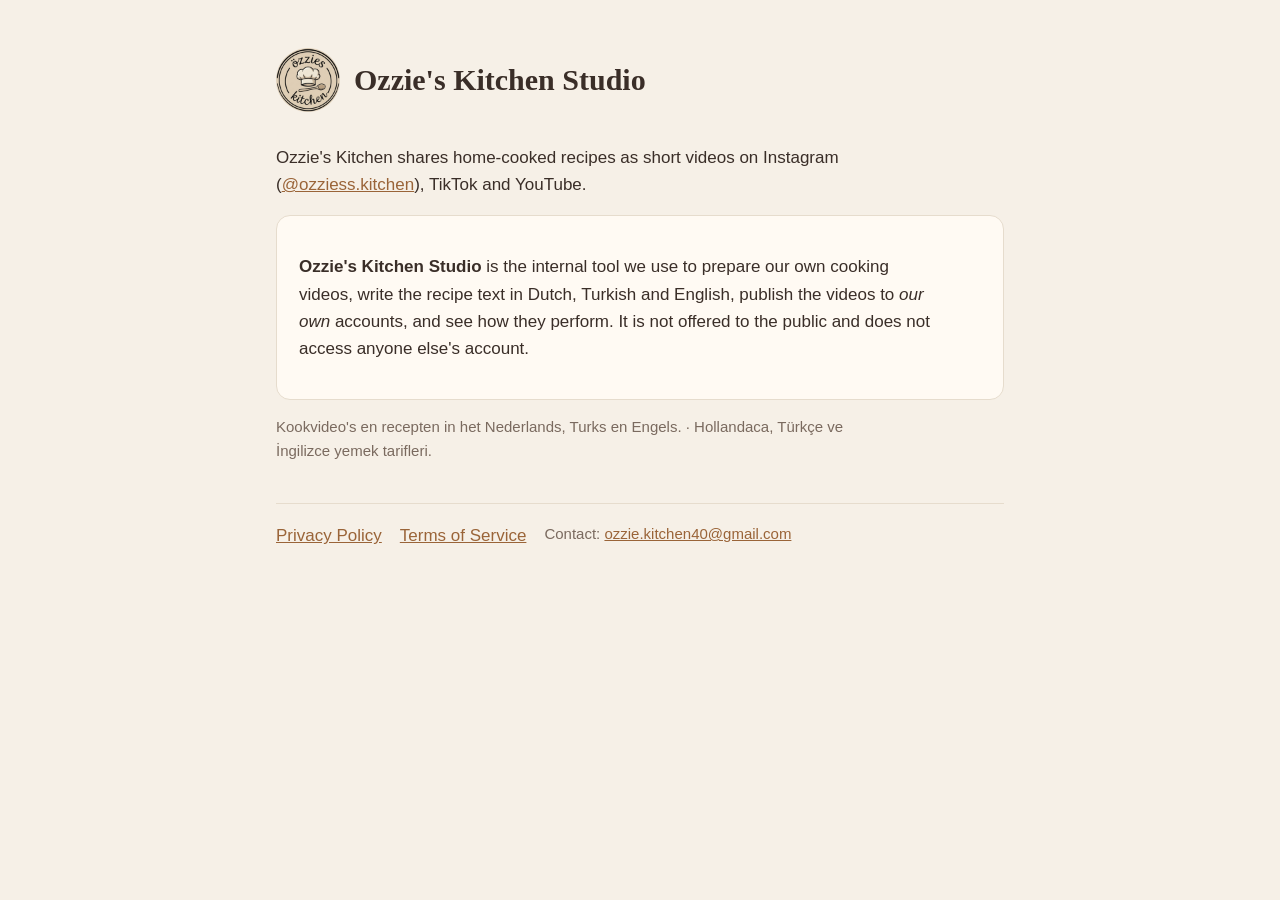
<file: index.html>
<!doctype html>
<html lang="en">
<head>
  <meta charset="utf-8">
  <meta name="viewport" content="width=device-width, initial-scale=1">
  <title>Ozzie's Kitchen Studio</title>
  <meta name="description" content="Internal publishing tool of Ozzie's Kitchen.">
  <link rel="stylesheet" href="style.css">
  <link rel="icon" href="logo.png">
</head>
<body>
<main>
  <header>
    <img class="mark" src="logo.png" alt="özzies kitchen logo" width="64" height="64">
    <h1>Ozzie's Kitchen Studio</h1>
  </header>

  <p>Ozzie's Kitchen shares home-cooked recipes as short videos on Instagram
    (<a href="https://www.instagram.com/ozziess.kitchen/">@ozziess.kitchen</a>), TikTok and YouTube.</p>

  <div class="card">
    <p><strong>Ozzie's Kitchen Studio</strong> is the internal tool we use to prepare our own cooking videos,
      write the recipe text in Dutch, Turkish and English, publish the videos to <em>our own</em> accounts,
      and see how they perform. It is not offered to the public and does not access anyone else's account.</p>
  </div>

  <p class="muted">Kookvideo's en recepten in het Nederlands, Turks en Engels. · Hollandaca, Türkçe ve İngilizce yemek tarifleri.</p>

  <nav>
    <a href="privacy.html">Privacy Policy</a>
    <a href="terms.html">Terms of Service</a>
    <span class="muted">Contact: <a href="mailto:ozzie.kitchen40@gmail.com">ozzie.kitchen40@gmail.com</a></span>
  </nav>
</main>
</body>
</html>
</file>
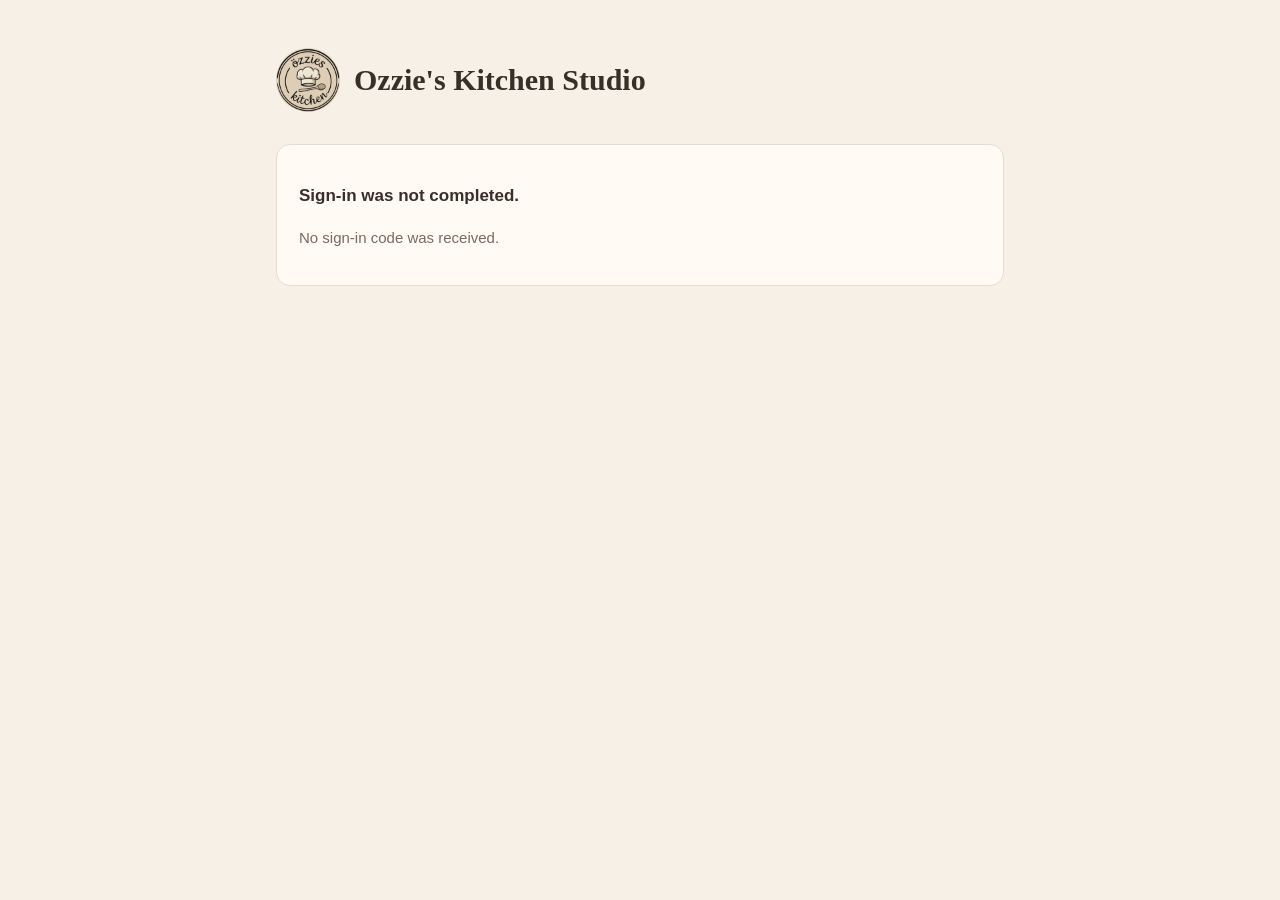
<file: callback.html>
<!doctype html>
<html lang="en">
<head>
  <meta charset="utf-8">
  <meta name="viewport" content="width=device-width, initial-scale=1">
  <meta name="robots" content="noindex">
  <meta name="referrer" content="no-referrer">
  <title>Sign-in complete – Ozzie's Kitchen Studio</title>
  <link rel="stylesheet" href="style.css">
  <link rel="icon" href="logo.png">
</head>
<body>
<main>
  <header>
    <img class="mark" src="logo.png" alt="özzies kitchen logo" width="64" height="64">
    <h1 id="title">Returning to Ozzie's Kitchen Studio…</h1>
  </header>

  <div class="card" id="ok" hidden>
    <p>Sign-in succeeded. You are being sent back to the Studio app on this computer.</p>
    <p class="muted">Nothing happening? Make sure the Studio app is running on this Mac, then press the button.
      Or copy the code below into the app.</p>
    <p><button id="go" type="button">Continue to the Studio app</button></p>
    <p class="muted">Code:</p>
    <p><span class="code" id="code"></span></p>
    <p><button id="copy" type="button">Copy code</button></p>
  </div>

  <div class="card" id="err" hidden>
    <p><strong>Sign-in was not completed.</strong></p>
    <p class="muted" id="errtext"></p>
  </div>
</main>
<script>
  // The local Studio app listens on this port (OAUTH_LOCAL_PORT in .env).
  var LOCAL = "http://localhost:8777/oauth/callback";
  var params = new URLSearchParams(window.location.search);
  var code = params.get("code");
  var error = params.get("error_description") || params.get("error_reason") || params.get("error");
  var target = LOCAL + window.location.search;

  if (code) {
    document.getElementById("ok").hidden = false;
    document.getElementById("code").textContent = code;
    document.getElementById("go").onclick = function () { window.location.href = target; };
    document.getElementById("copy").onclick = function () {
      try { navigator.clipboard.writeText(code); this.textContent = "Copied"; } catch (e) {}
    };
    var already = false;
    try { already = sessionStorage.getItem("ozzie-forwarded") === code; sessionStorage.setItem("ozzie-forwarded", code); } catch (e) {}
    if (!already) { setTimeout(function () { window.location.href = target; }, 700); }
  } else {
    document.getElementById("title").textContent = "Ozzie's Kitchen Studio";
    document.getElementById("err").hidden = false;
    document.getElementById("errtext").textContent = error || "No sign-in code was received.";
  }
</script>
</body>
</html>
</file>
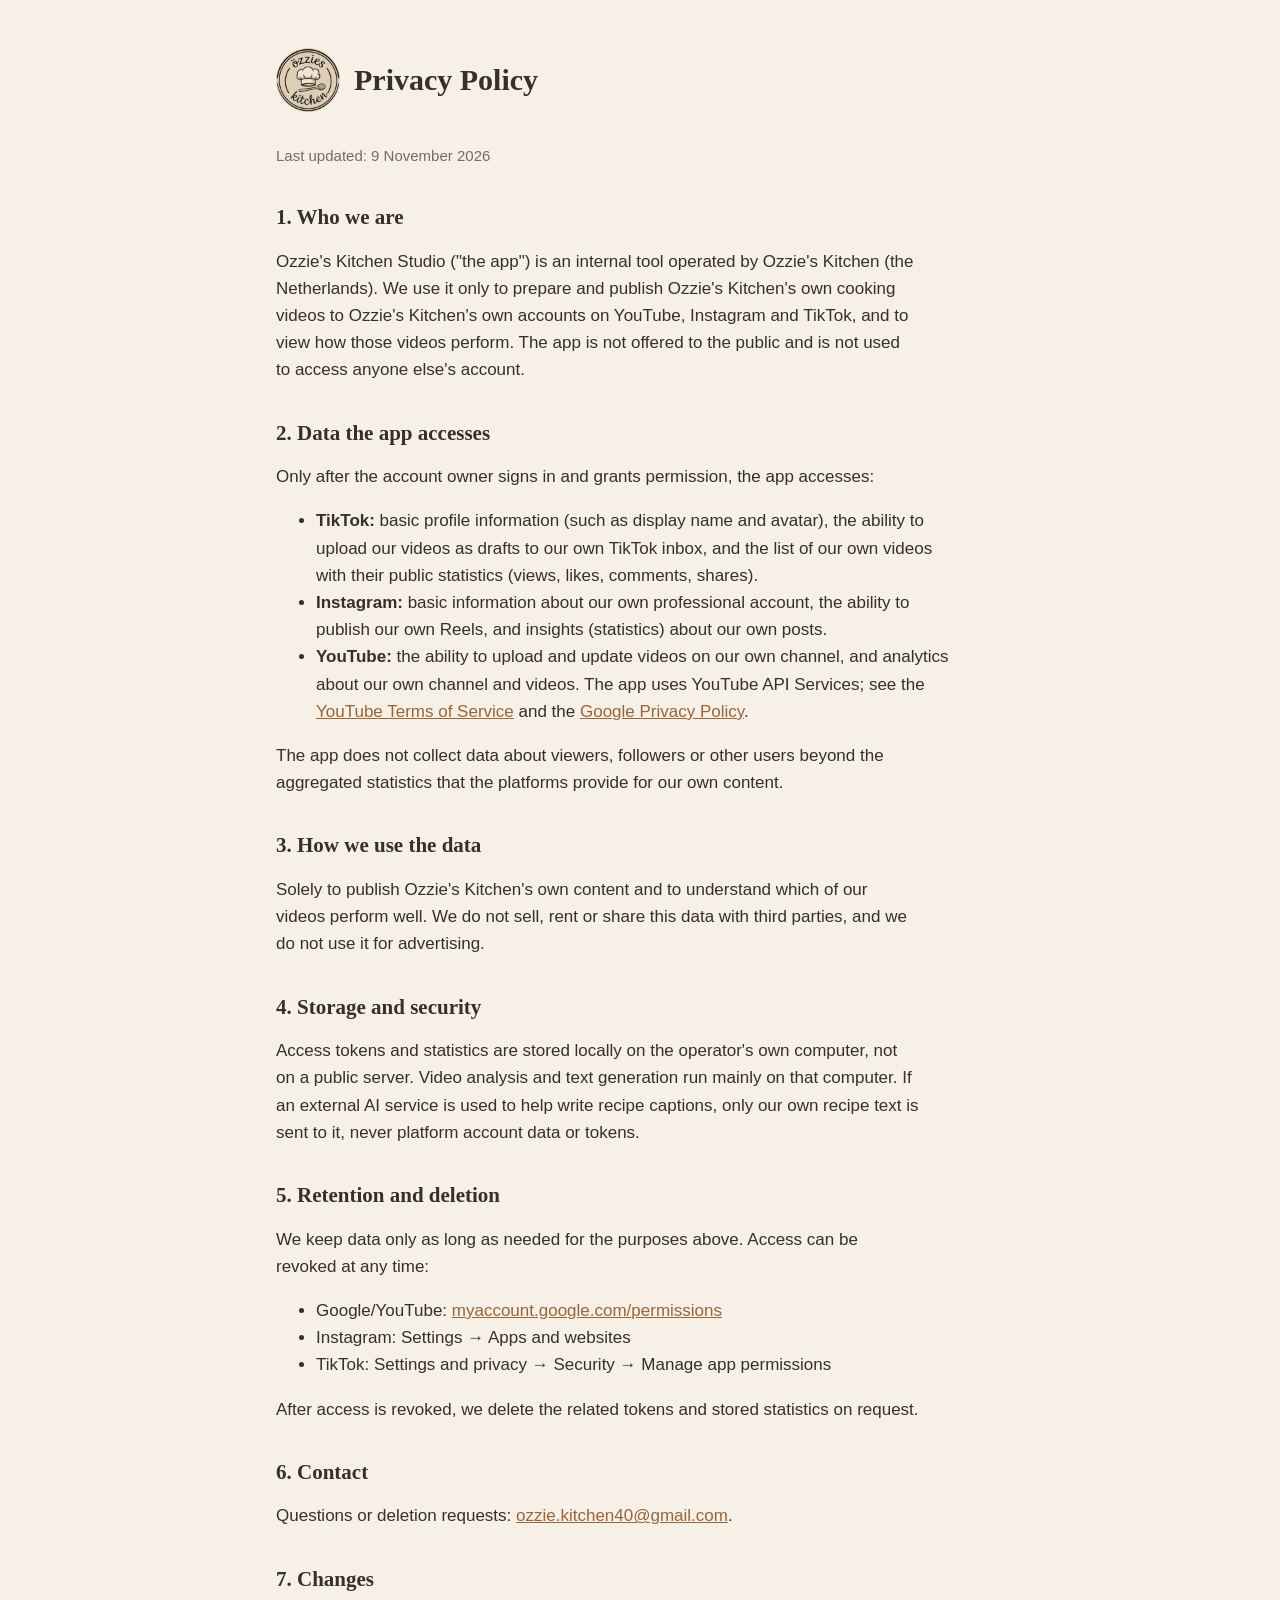
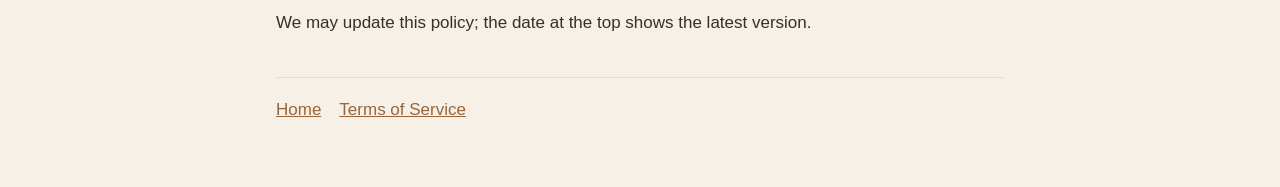
<file: privacy.html>
<!doctype html>
<html lang="en">
<head>
  <meta charset="utf-8">
  <meta name="viewport" content="width=device-width, initial-scale=1">
  <title>Privacy Policy – Ozzie's Kitchen Studio</title>
  <link rel="stylesheet" href="style.css">
  <link rel="icon" href="logo.png">
</head>
<body>
<main>
  <header>
    <img class="mark" src="logo.png" alt="özzies kitchen logo" width="64" height="64">
    <h1>Privacy Policy</h1>
  </header>
  <p class="muted">Last updated: 9 November 2026</p>

  <h2>1. Who we are</h2>
  <p>Ozzie's Kitchen Studio ("the app") is an internal tool operated by Ozzie's Kitchen (the Netherlands). We use it only to prepare and publish Ozzie's Kitchen's own cooking videos to Ozzie's
    Kitchen's own accounts on YouTube, Instagram and TikTok, and to view how those videos perform.
    The app is not offered to the public and is not used to access anyone else's account.</p>

  <h2>2. Data the app accesses</h2>
  <p>Only after the account owner signs in and grants permission, the app accesses:</p>
  <ul>
    <li><strong>TikTok:</strong> basic profile information (such as display name and avatar), the ability to
      upload our videos as drafts to our own TikTok inbox, and the list of our own videos with their public
      statistics (views, likes, comments, shares).</li>
    <li><strong>Instagram:</strong> basic information about our own professional account, the ability to publish
      our own Reels, and insights (statistics) about our own posts.</li>
    <li><strong>YouTube:</strong> the ability to upload and update videos on our own channel, and analytics
      about our own channel and videos. The app uses YouTube API Services; see the
      <a href="https://www.youtube.com/t/terms">YouTube Terms of Service</a> and the
      <a href="https://policies.google.com/privacy">Google Privacy Policy</a>.</li>
  </ul>
  <p>The app does not collect data about viewers, followers or other users beyond the aggregated statistics
    that the platforms provide for our own content.</p>

  <h2>3. How we use the data</h2>
  <p>Solely to publish Ozzie's Kitchen's own content and to understand which of our videos perform well.
    We do not sell, rent or share this data with third parties, and we do not use it for advertising.</p>

  <h2>4. Storage and security</h2>
  <p>Access tokens and statistics are stored locally on the operator's own computer, not on a public server.
    Video analysis and text generation run mainly on that computer. If an external AI service is used to
    help write recipe captions, only our own recipe text is sent to it, never platform account data or tokens.</p>

  <h2>5. Retention and deletion</h2>
  <p>We keep data only as long as needed for the purposes above. Access can be revoked at any time:</p>
  <ul>
    <li>Google/YouTube: <a href="https://myaccount.google.com/permissions">myaccount.google.com/permissions</a></li>
    <li>Instagram: Settings → Apps and websites</li>
    <li>TikTok: Settings and privacy → Security → Manage app permissions</li>
  </ul>
  <p>After access is revoked, we delete the related tokens and stored statistics on request.</p>

  <h2>6. Contact</h2>
  <p>Questions or deletion requests: <a href="mailto:ozzie.kitchen40@gmail.com">ozzie.kitchen40@gmail.com</a>.</p>

  <h2>7. Changes</h2>
  <p>We may update this policy; the date at the top shows the latest version.</p>

  <nav><a href="index.html">Home</a><a href="terms.html">Terms of Service</a></nav>
</main>
</body>
</html>
</file>
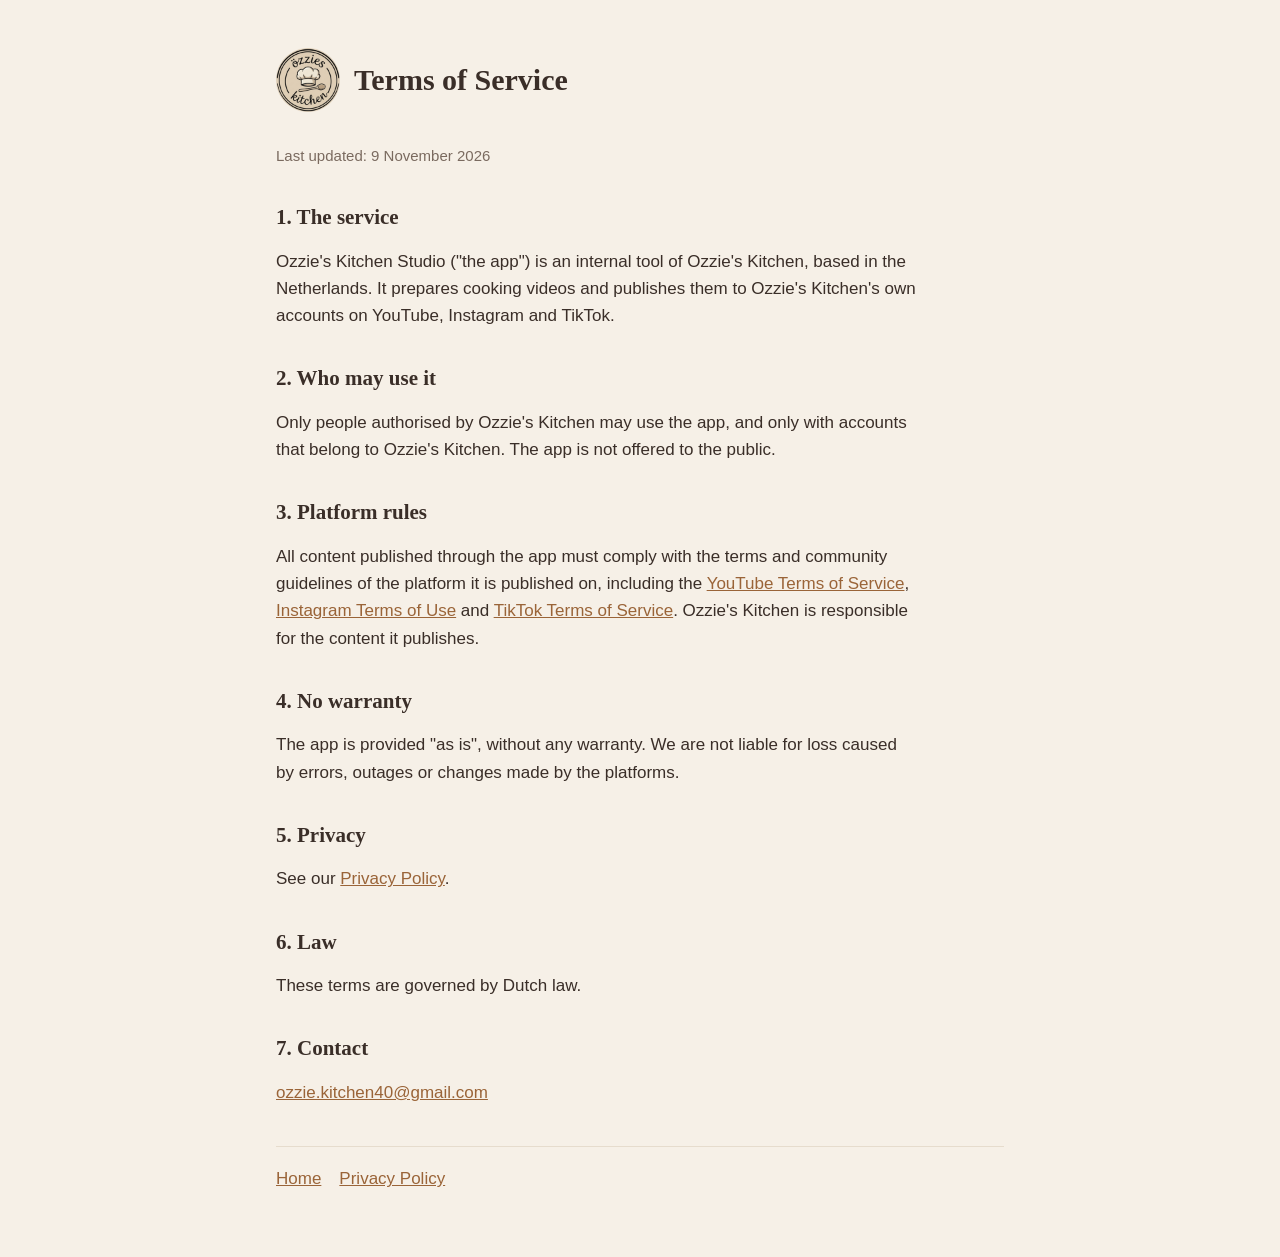
<file: terms.html>
<!doctype html>
<html lang="en">
<head>
  <meta charset="utf-8">
  <meta name="viewport" content="width=device-width, initial-scale=1">
  <title>Terms of Service – Ozzie's Kitchen Studio</title>
  <link rel="stylesheet" href="style.css">
  <link rel="icon" href="logo.png">
</head>
<body>
<main>
  <header>
    <img class="mark" src="logo.png" alt="özzies kitchen logo" width="64" height="64">
    <h1>Terms of Service</h1>
  </header>
  <p class="muted">Last updated: 9 November 2026</p>

  <h2>1. The service</h2>
  <p>Ozzie's Kitchen Studio ("the app") is an internal tool of Ozzie's Kitchen, based in the Netherlands. It prepares cooking videos and publishes them to Ozzie's Kitchen's own accounts on
    YouTube, Instagram and TikTok.</p>

  <h2>2. Who may use it</h2>
  <p>Only people authorised by Ozzie's Kitchen may use the app, and only with accounts that belong to
    Ozzie's Kitchen. The app is not offered to the public.</p>

  <h2>3. Platform rules</h2>
  <p>All content published through the app must comply with the terms and community guidelines of the
    platform it is published on, including the
    <a href="https://www.youtube.com/t/terms">YouTube Terms of Service</a>,
    <a href="https://help.instagram.com/581066165581870">Instagram Terms of Use</a> and
    <a href="https://www.tiktok.com/legal/terms-of-service">TikTok Terms of Service</a>.
    Ozzie's Kitchen is responsible for the content it publishes.</p>

  <h2>4. No warranty</h2>
  <p>The app is provided "as is", without any warranty. We are not liable for loss caused by errors,
    outages or changes made by the platforms.</p>

  <h2>5. Privacy</h2>
  <p>See our <a href="privacy.html">Privacy Policy</a>.</p>

  <h2>6. Law</h2>
  <p>These terms are governed by Dutch law.</p>

  <h2>7. Contact</h2>
  <p><a href="mailto:ozzie.kitchen40@gmail.com">ozzie.kitchen40@gmail.com</a></p>

  <nav><a href="index.html">Home</a><a href="privacy.html">Privacy Policy</a></nav>
</main>
</body>
</html>
</file>
<file: style.css>
:root {
  --bg: #f6f0e7;
  --card: #fffaf3;
  --text: #3a2e28;
  --muted: #7a6a5f;
  --accent: #9a6438;
  --line: #e6dccd;
}
@media (prefers-color-scheme: dark) {
  :root {
    --bg: #1f1a17;
    --card: #2a2420;
    --text: #f1e8dc;
    --muted: #b9a998;
    --accent: #e0a46e;
    --line: #3b332d;
  }
}
* { box-sizing: border-box; }
body {
  margin: 0;
  background: var(--bg);
  color: var(--text);
  font: 17px/1.6 -apple-system, BlinkMacSystemFont, "Segoe UI", Roboto, sans-serif;
}
main { max-width: 760px; margin: 0 auto; padding: 48px 16px 64px; }
header { display: flex; align-items: center; gap: 14px; margin-bottom: 32px; }
.mark { width: 64px; height: 64px; flex: none; }
h1, h2 { font-family: Georgia, "Times New Roman", serif; line-height: 1.25; }
h1 { font-size: 30px; margin: 0; }
h2 { font-size: 21px; margin-top: 36px; }
p, li { max-width: 68ch; }
a { color: var(--accent); }
.muted { color: var(--muted); font-size: 15px; }
.card { background: var(--card); border: 1px solid var(--line); border-radius: 14px; padding: 20px 22px; }
nav { display: flex; gap: 18px; flex-wrap: wrap; margin-top: 40px; padding-top: 18px; border-top: 1px solid var(--line); }
code, .code {
  font-family: ui-monospace, SFMono-Regular, Menlo, monospace; font-size: 14px;
  background: var(--card); border: 1px solid var(--line); border-radius: 8px; padding: 2px 6px;
  word-break: break-all;
}
button {
  font: inherit; color: var(--bg); background: var(--text);
  border: 0; border-radius: 10px; padding: 10px 16px; cursor: pointer;
}
</file>
